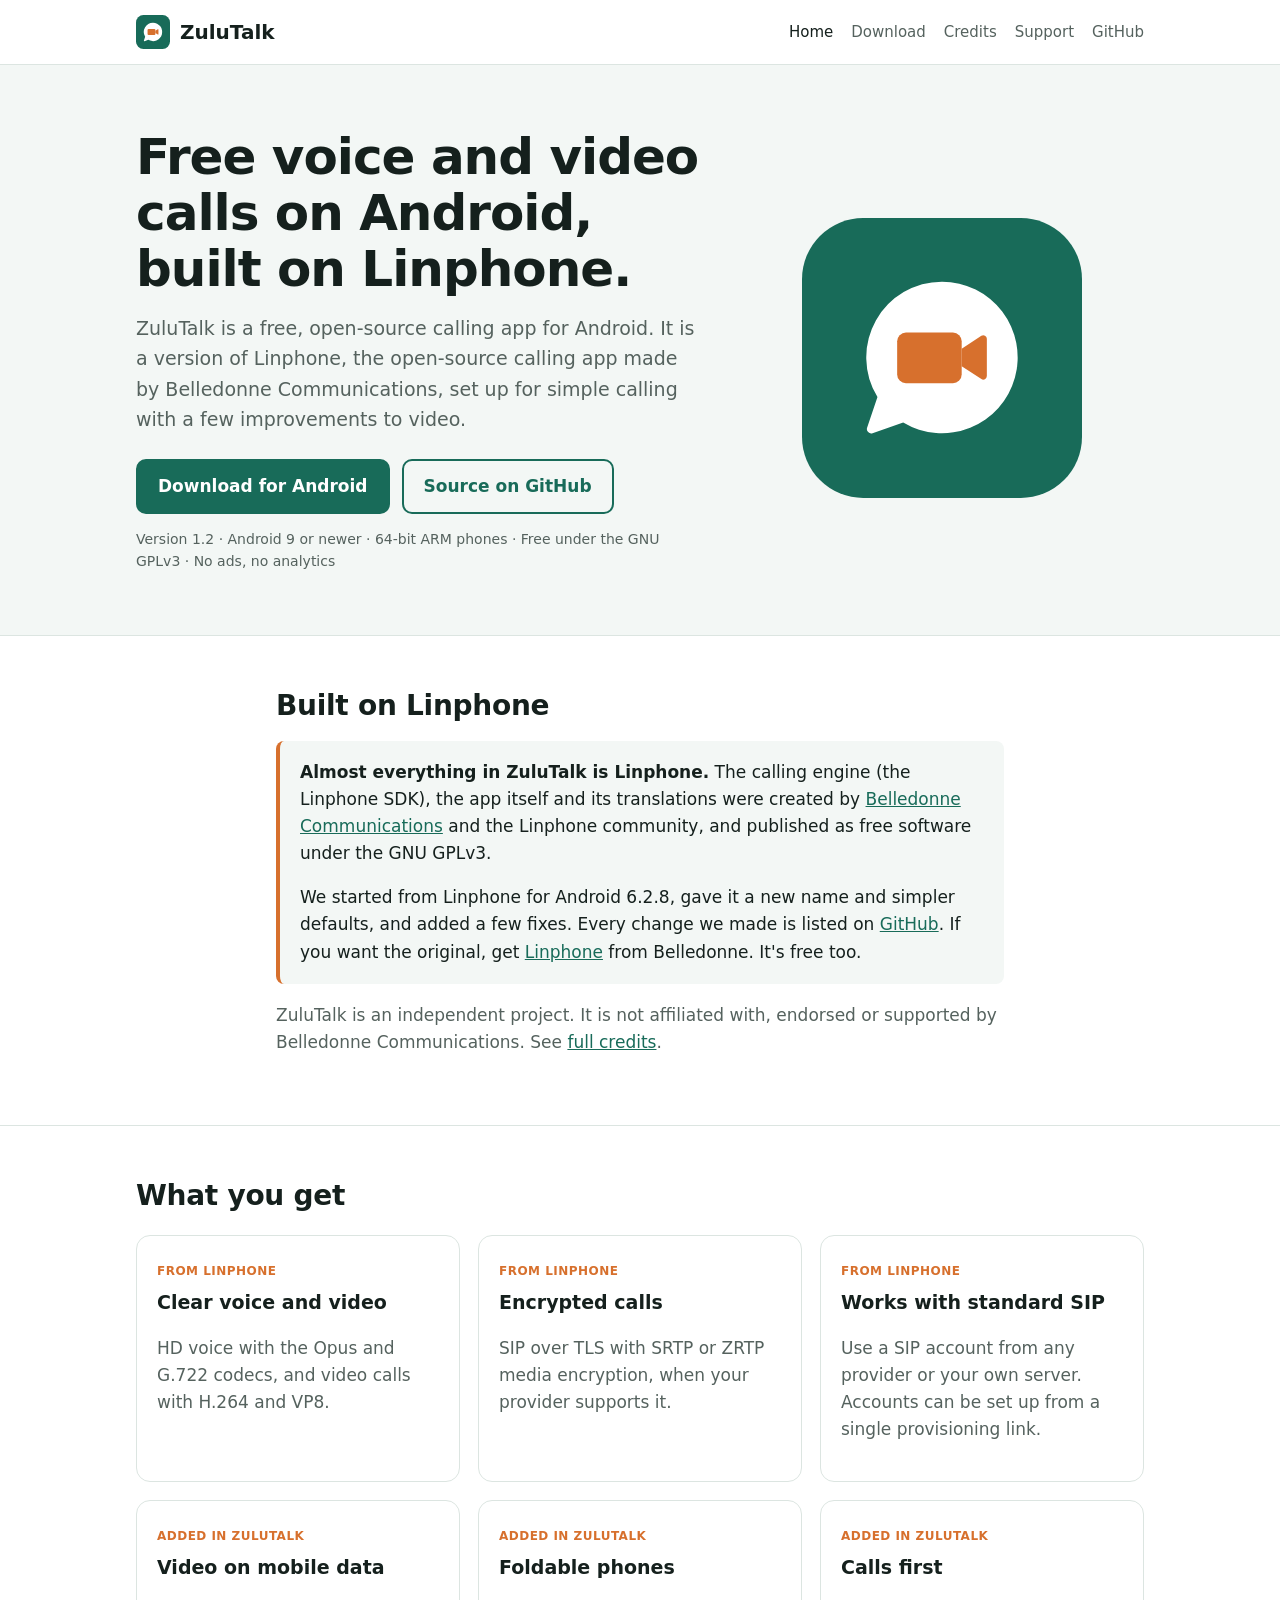
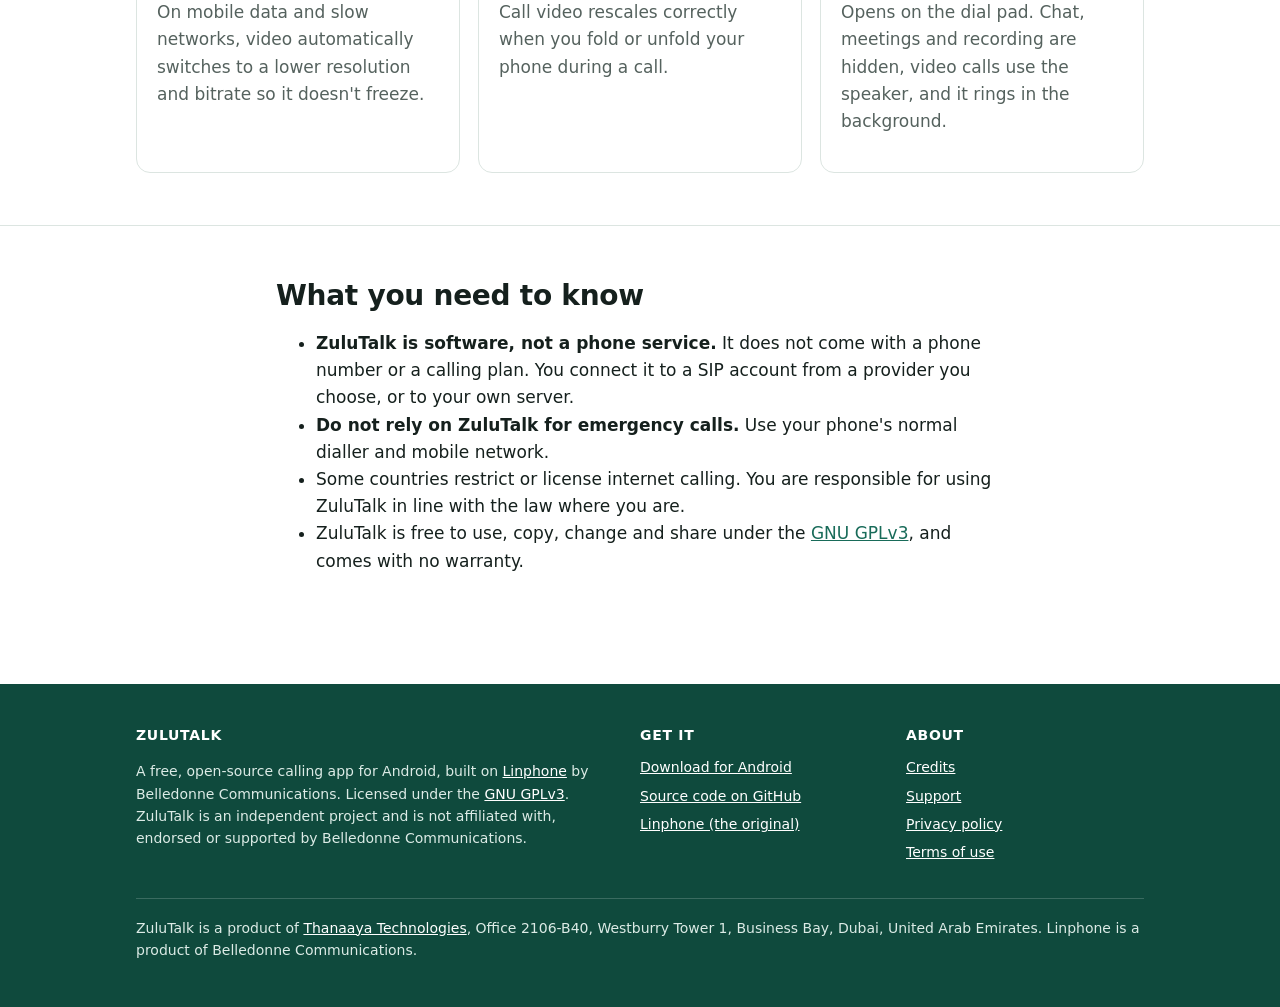
<file: index.html>
<!doctype html>
<html lang="en">
<head>
<meta charset="utf-8">
<meta name="viewport" content="width=device-width, initial-scale=1">
<title>ZuluTalk: free, open-source calling app for Android, built on Linphone</title>
<meta name="description" content="ZuluTalk is a free, open-source calling app for Android, built on Linphone by Belledonne Communications.">
<link rel="canonical" href="https://zulutalk.com/">
<link rel="icon" href="/assets/logo.svg" type="image/svg+xml">
<link rel="icon" href="/assets/favicon-32.png" sizes="32x32" type="image/png">
<link rel="apple-touch-icon" href="/assets/apple-touch-icon.png">
<meta name="theme-color" content="#186B59">
<meta property="og:type" content="website">
<meta property="og:site_name" content="ZuluTalk">
<meta property="og:title" content="ZuluTalk: free, open-source calling app for Android, built on Linphone">
<meta property="og:description" content="ZuluTalk is a free, open-source calling app for Android, built on Linphone by Belledonne Communications.">
<meta property="og:url" content="https://zulutalk.com/">
<meta property="og:image" content="https://zulutalk.com/assets/og.png">
<link rel="stylesheet" href="/assets/site.css">
</head>
<body>
<header class="top"><div class="wrap">
  <a class="brand" href="/"><img src="/assets/logo.svg" alt="" width="34" height="34">ZuluTalk</a>
  <nav class="main" aria-label="Main"><a href="/" aria-current="page">Home</a><a href="/download/">Download</a><a href="/credits/">Credits</a><a href="/support/">Support</a><a href="https://github.com/kaspaguy/Zulutalk">GitHub</a></nav>
</div></header>
<main>

<section class="hero"><div class="wrap">
  <div>
    <h1>Free voice and video calls on Android, built on Linphone.</h1>
    <p class="lead">ZuluTalk is a free, open-source calling app for Android. It is a version of Linphone,
    the open-source calling app made by Belledonne Communications, set up for simple calling with a few improvements to video.</p>
    <div class="btns">
      <a class="btn primary" href="/download/">Download for Android</a>
      <a class="btn ghost" href="https://github.com/kaspaguy/Zulutalk">Source on GitHub</a>
    </div>
    <p class="meta">Version 1.2 · Android 9 or newer · 64-bit ARM phones · Free under the GNU GPLv3 · No ads, no analytics</p>
  </div>
  <img class="logo-big" src="/assets/logo.svg" alt="ZuluTalk logo" width="280" height="280">
</div></section>

<section class="block"><div class="wrap narrow">
  <h2>Built on Linphone</h2>
  <div class="credit">
    <p style="margin-top:0"><strong>Almost everything in ZuluTalk is Linphone.</strong> The calling engine (the Linphone SDK),
    the app itself and its translations were created by <a href="https://www.linphone.org">Belledonne Communications</a> and the Linphone
    community, and published as free software under the GNU GPLv3.</p>
    <p style="margin-bottom:0">We started from Linphone for Android 6.2.8, gave it a new name and simpler defaults, and added a few fixes.
    Every change we made is listed on <a href="https://github.com/kaspaguy/Zulutalk/blob/main/ZULUTALK.md">GitHub</a>. If you want the original,
    get <a href="https://www.linphone.org">Linphone</a> from Belledonne. It's free too.</p>
  </div>
  <p class="muted">ZuluTalk is an independent project. It is not affiliated with, endorsed or supported by Belledonne Communications.
  See <a href="/credits/">full credits</a>.</p>
</div></section>

<section class="block"><div class="wrap">
  <h2>What you get</h2>
  <div class="grid">
    <div class="card"><span class="tag">From Linphone</span><h3>Clear voice and video</h3>
      <p class="muted">HD voice with the Opus and G.722 codecs, and video calls with H.264 and VP8.</p></div>
    <div class="card"><span class="tag">From Linphone</span><h3>Encrypted calls</h3>
      <p class="muted">SIP over TLS with SRTP or ZRTP media encryption, when your provider supports it.</p></div>
    <div class="card"><span class="tag">From Linphone</span><h3>Works with standard SIP</h3>
      <p class="muted">Use a SIP account from any provider or your own server. Accounts can be set up from a single provisioning link.</p></div>
    <div class="card"><span class="tag">Added in ZuluTalk</span><h3>Video on mobile data</h3>
      <p class="muted">On mobile data and slow networks, video automatically switches to a lower resolution and bitrate so it doesn't freeze.</p></div>
    <div class="card"><span class="tag">Added in ZuluTalk</span><h3>Foldable phones</h3>
      <p class="muted">Call video rescales correctly when you fold or unfold your phone during a call.</p></div>
    <div class="card"><span class="tag">Added in ZuluTalk</span><h3>Calls first</h3>
      <p class="muted">Opens on the dial pad. Chat, meetings and recording are hidden, video calls use the speaker, and it rings in the background.</p></div>
  </div>
</div></section>

<section class="block"><div class="wrap narrow">
  <h2>What you need to know</h2>
  <ul>
    <li><strong>ZuluTalk is software, not a phone service.</strong> It does not come with a phone number or a calling plan.
    You connect it to a SIP account from a provider you choose, or to your own server.</li>
    <li><strong>Do not rely on ZuluTalk for emergency calls.</strong> Use your phone's normal dialler and mobile network.</li>
    <li>Some countries restrict or license internet calling. You are responsible for using ZuluTalk in line with the law where you are.</li>
    <li>ZuluTalk is free to use, copy, change and share under the <a href="https://www.gnu.org/licenses/gpl-3.0.html">GNU GPLv3</a>, and comes with no warranty.</li>
  </ul>
</div></section>

</main>
<footer class="site"><div class="wrap">
  <div class="cols">
    <div>
      <h4>ZuluTalk</h4>
      <p>A free, open-source calling app for Android, built on <a href="https://www.linphone.org">Linphone</a> by Belledonne Communications.
      Licensed under the <a href="https://www.gnu.org/licenses/gpl-3.0.html">GNU GPLv3</a>. ZuluTalk is an independent project and is not affiliated with,
      endorsed or supported by Belledonne Communications.</p>
    </div>
    <div>
      <h4>Get it</h4>
      <ul>
        <li><a href="/download/">Download for Android</a></li>
        <li><a href="https://github.com/kaspaguy/Zulutalk">Source code on GitHub</a></li>
        <li><a href="https://www.linphone.org">Linphone (the original)</a></li>
      </ul>
    </div>
    <div>
      <h4>About</h4>
      <ul>
        <li><a href="/credits/">Credits</a></li>
        <li><a href="/support/">Support</a></li>
        <li><a href="/privacy/">Privacy policy</a></li>
        <li><a href="/terms/">Terms of use</a></li>
      </ul>
    </div>
  </div>
  <p class="legal-line">ZuluTalk is a product of <a href="https://thanaaya.com">Thanaaya Technologies</a>, Office 2106-B40, Westburry Tower 1, Business Bay, Dubai, United Arab Emirates.
  Linphone is a product of Belledonne Communications.</p>
</div></footer>
</body>
</html>
</file>
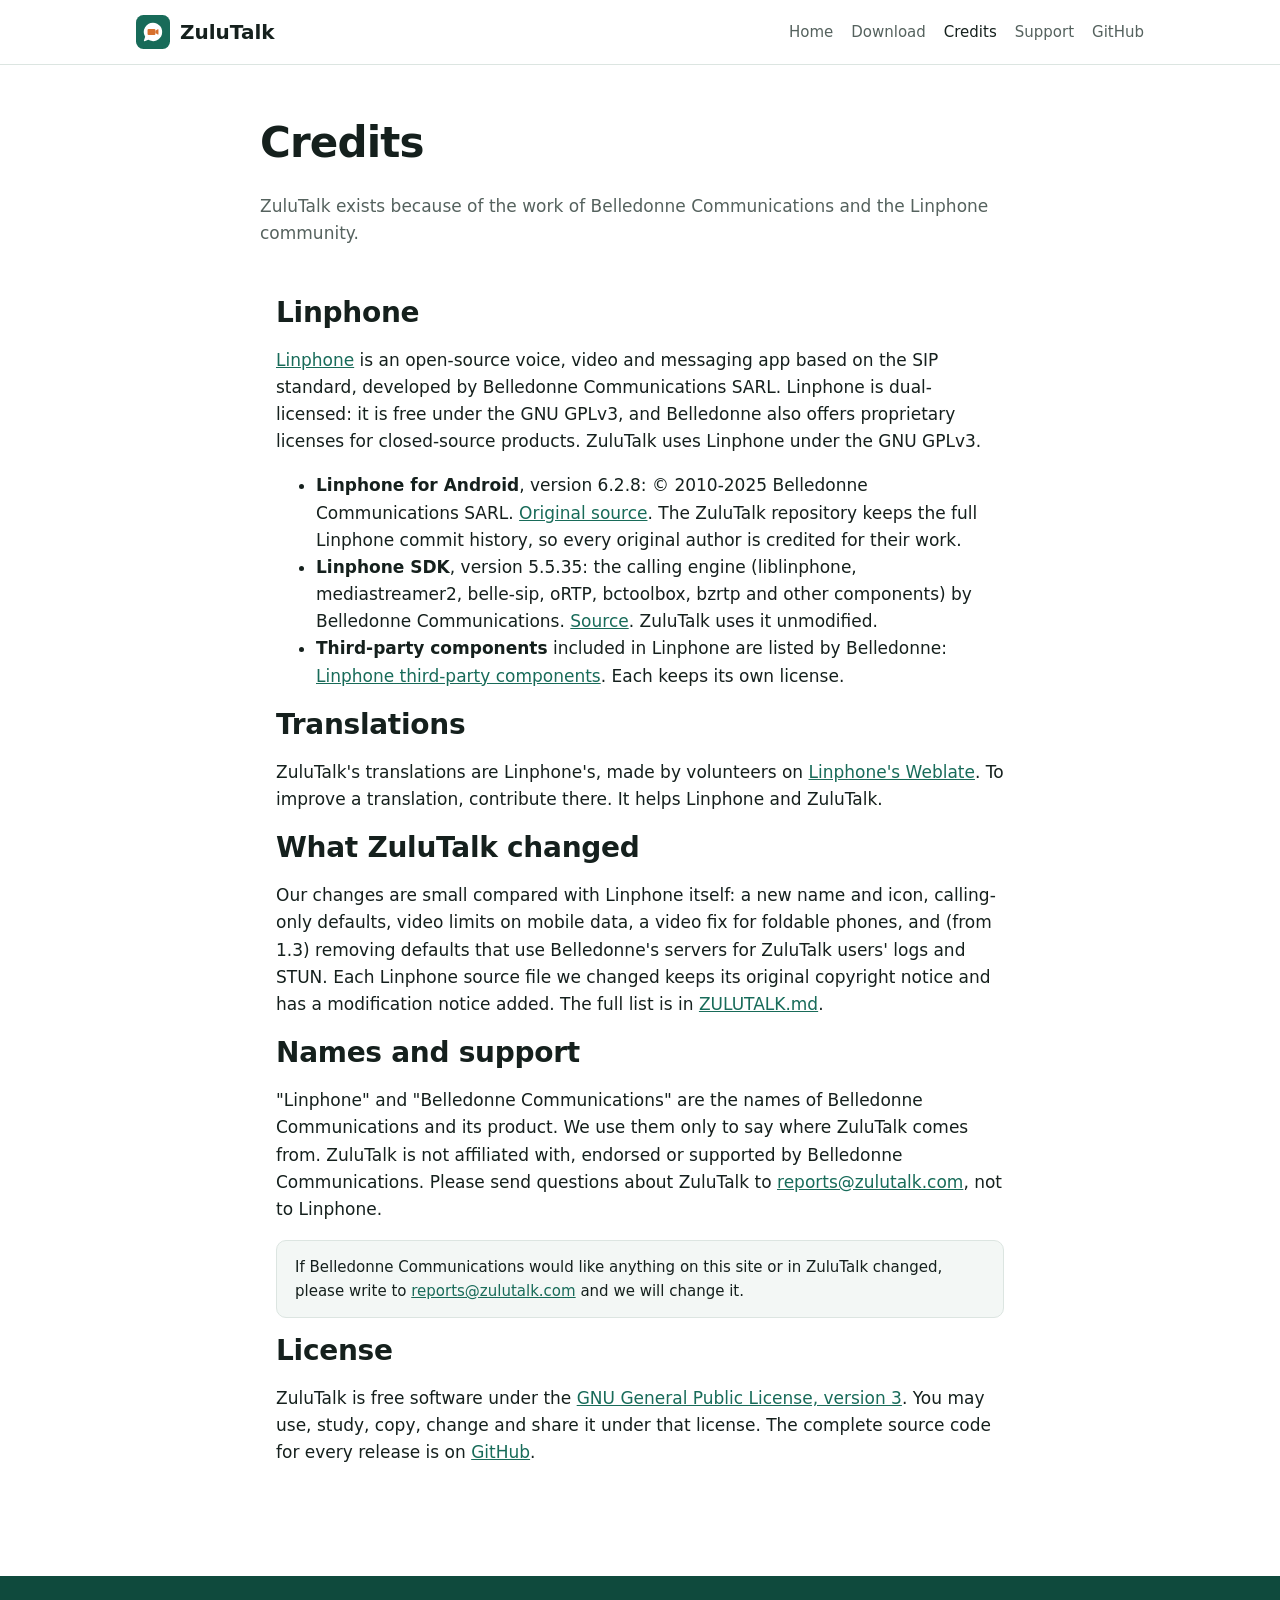
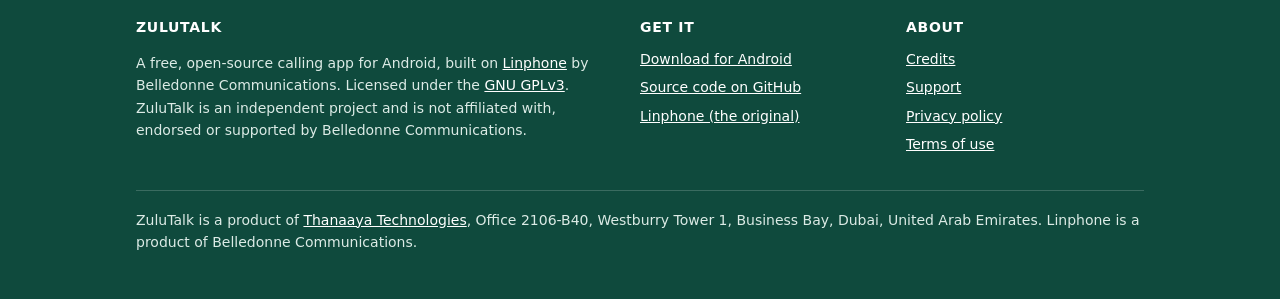
<file: credits/index.html>
<!doctype html>
<html lang="en">
<head>
<meta charset="utf-8">
<meta name="viewport" content="width=device-width, initial-scale=1">
<title>Credits · ZuluTalk</title>
<meta name="description" content="ZuluTalk is built on Linphone by Belledonne Communications. Full credits and license.">
<link rel="canonical" href="https://zulutalk.com/credits/">
<link rel="icon" href="/assets/logo.svg" type="image/svg+xml">
<link rel="icon" href="/assets/favicon-32.png" sizes="32x32" type="image/png">
<link rel="apple-touch-icon" href="/assets/apple-touch-icon.png">
<meta name="theme-color" content="#186B59">
<meta property="og:type" content="website">
<meta property="og:site_name" content="ZuluTalk">
<meta property="og:title" content="Credits · ZuluTalk">
<meta property="og:description" content="ZuluTalk is built on Linphone by Belledonne Communications. Full credits and license.">
<meta property="og:url" content="https://zulutalk.com/credits/">
<meta property="og:image" content="https://zulutalk.com/assets/og.png">
<link rel="stylesheet" href="/assets/site.css">
</head>
<body>
<header class="top"><div class="wrap">
  <a class="brand" href="/"><img src="/assets/logo.svg" alt="" width="34" height="34">ZuluTalk</a>
  <nav class="main" aria-label="Main"><a href="/">Home</a><a href="/download/">Download</a><a href="/credits/" aria-current="page">Credits</a><a href="/support/">Support</a><a href="https://github.com/kaspaguy/Zulutalk">GitHub</a></nav>
</div></header>
<main>

<div class="wrap narrow page-head">
  <h1>Credits</h1>
  <p class="muted">ZuluTalk exists because of the work of Belledonne Communications and the Linphone community.</p>
</div>
<section class="block" style="padding-top:12px"><div class="wrap narrow">
  <h2>Linphone</h2>
  <p><a href="https://www.linphone.org">Linphone</a> is an open-source voice, video and messaging app based on the SIP standard,
  developed by Belledonne Communications SARL. Linphone is dual-licensed: it is free under the
  GNU GPLv3, and Belledonne also offers proprietary licenses for closed-source products.
  ZuluTalk uses Linphone under the GNU GPLv3.</p>
  <ul>
    <li><strong>Linphone for Android</strong>, version 6.2.8: © 2010-2025 Belledonne Communications SARL.
      <a href="https://gitlab.linphone.org/BC/public/linphone-android">Original source</a>. The ZuluTalk repository keeps the full Linphone commit history, so every original
      author is credited for their work.</li>
    <li><strong>Linphone SDK</strong>, version 5.5.35: the calling engine (liblinphone, mediastreamer2, belle-sip, oRTP, bctoolbox,
      bzrtp and other components) by Belledonne Communications. <a href="https://gitlab.linphone.org/BC/public/linphone-sdk">Source</a>. ZuluTalk uses it unmodified.</li>
    <li><strong>Third-party components</strong> included in Linphone are listed by Belledonne:
      <a href="https://wiki.linphone.org/xwiki/wiki/public/view/Linphone/Third%20party%20components%20/#Hlinphone-android">Linphone third-party components</a>. Each keeps its own license.</li>
  </ul>

  <h2 id="translations">Translations</h2>
  <p>ZuluTalk's translations are Linphone's, made by volunteers on <a href="https://weblate.linphone.org/">Linphone's Weblate</a>.
  To improve a translation, contribute there. It helps Linphone and ZuluTalk.</p>

  <h2>What ZuluTalk changed</h2>
  <p>Our changes are small compared with Linphone itself: a new name and icon, calling-only defaults, video limits on mobile
  data, a video fix for foldable phones, and (from 1.3) removing defaults that use Belledonne's servers for ZuluTalk users' logs and STUN.
  Each Linphone source file we changed keeps its original copyright notice and has a modification notice added.
  The full list is in <a href="https://github.com/kaspaguy/Zulutalk/blob/main/ZULUTALK.md">ZULUTALK.md</a>.</p>

  <h2>Names and support</h2>
  <p>"Linphone" and "Belledonne Communications" are the names of Belledonne Communications and its product. We use them only
  to say where ZuluTalk comes from. ZuluTalk is not affiliated with, endorsed or supported by Belledonne Communications.
  Please send questions about ZuluTalk to <a href="mailto:reports@zulutalk.com">reports@zulutalk.com</a>, not to Linphone.</p>
  <p class="note">If Belledonne Communications would like anything on this site or in ZuluTalk changed, please write to
  <a href="mailto:reports@zulutalk.com">reports@zulutalk.com</a> and we will change it.</p>

  <h2>License</h2>
  <p>ZuluTalk is free software under the <a href="https://www.gnu.org/licenses/gpl-3.0.html">GNU General Public License, version 3</a>. You may use, study, copy,
  change and share it under that license. The complete source code for every release is on <a href="https://github.com/kaspaguy/Zulutalk">GitHub</a>.</p>
</div></section>

</main>
<footer class="site"><div class="wrap">
  <div class="cols">
    <div>
      <h4>ZuluTalk</h4>
      <p>A free, open-source calling app for Android, built on <a href="https://www.linphone.org">Linphone</a> by Belledonne Communications.
      Licensed under the <a href="https://www.gnu.org/licenses/gpl-3.0.html">GNU GPLv3</a>. ZuluTalk is an independent project and is not affiliated with,
      endorsed or supported by Belledonne Communications.</p>
    </div>
    <div>
      <h4>Get it</h4>
      <ul>
        <li><a href="/download/">Download for Android</a></li>
        <li><a href="https://github.com/kaspaguy/Zulutalk">Source code on GitHub</a></li>
        <li><a href="https://www.linphone.org">Linphone (the original)</a></li>
      </ul>
    </div>
    <div>
      <h4>About</h4>
      <ul>
        <li><a href="/credits/">Credits</a></li>
        <li><a href="/support/">Support</a></li>
        <li><a href="/privacy/">Privacy policy</a></li>
        <li><a href="/terms/">Terms of use</a></li>
      </ul>
    </div>
  </div>
  <p class="legal-line">ZuluTalk is a product of <a href="https://thanaaya.com">Thanaaya Technologies</a>, Office 2106-B40, Westburry Tower 1, Business Bay, Dubai, United Arab Emirates.
  Linphone is a product of Belledonne Communications.</p>
</div></footer>
</body>
</html>
</file>
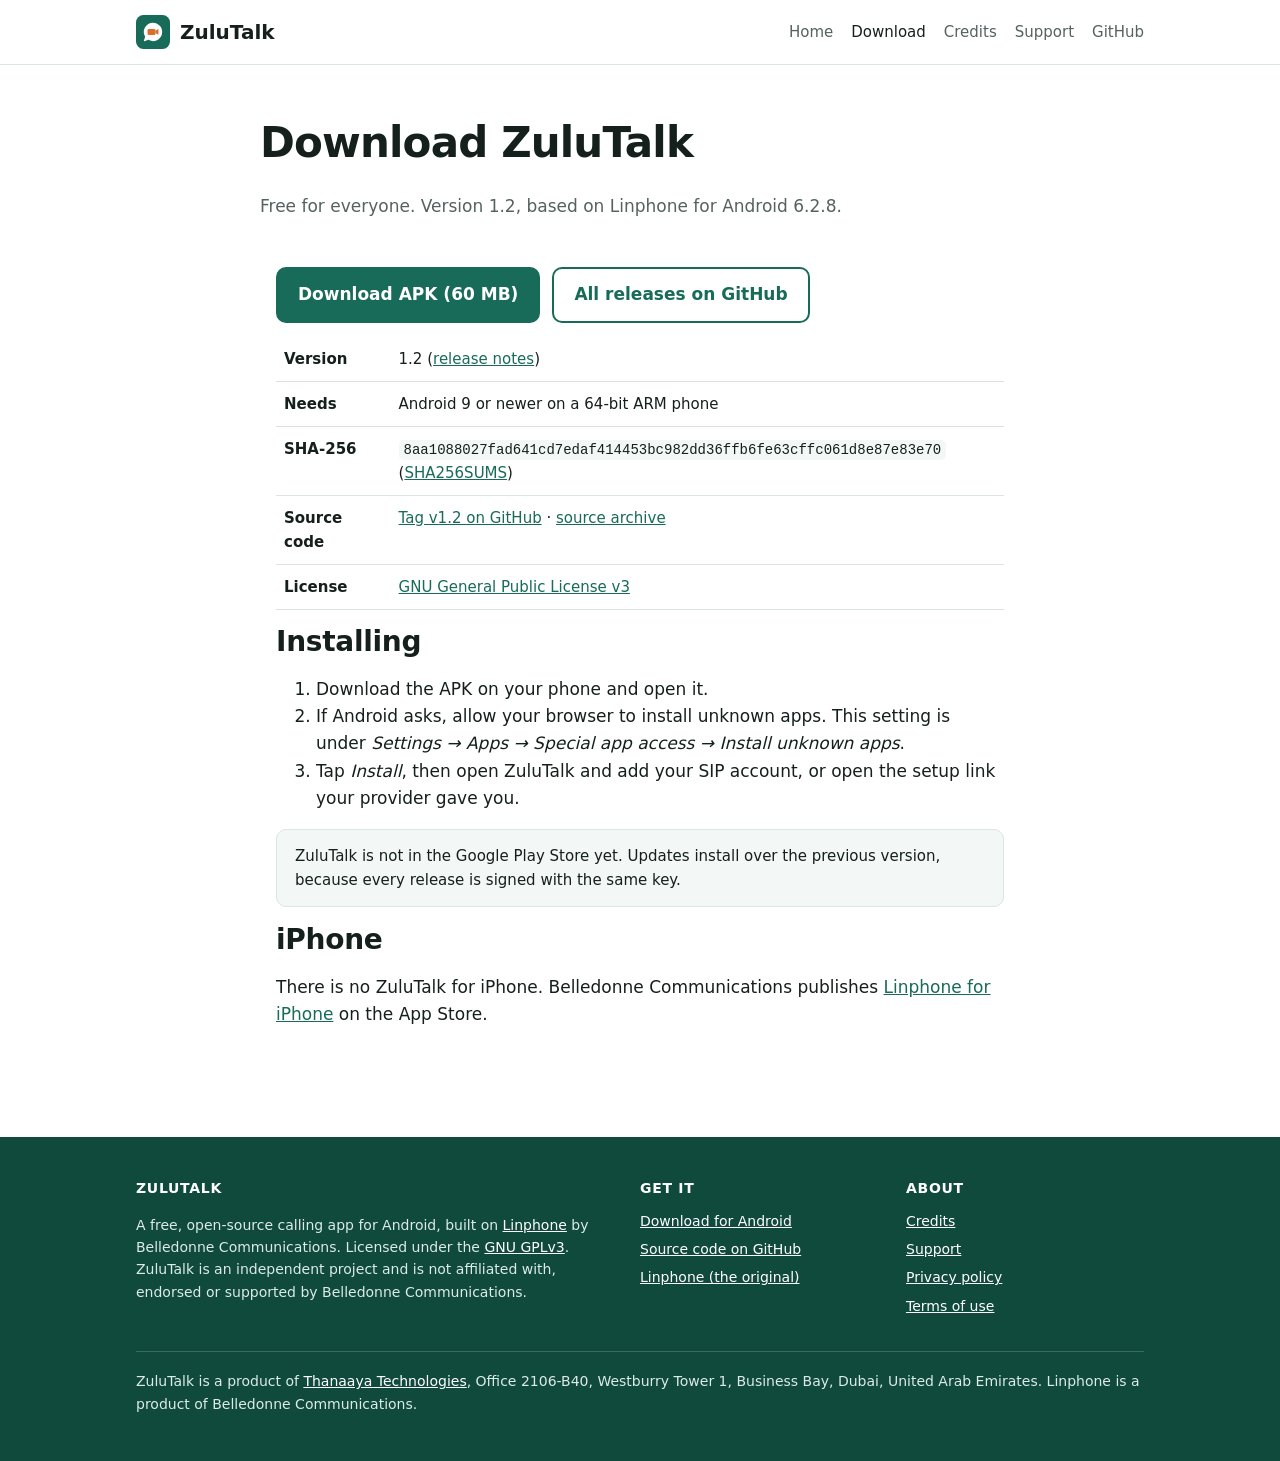
<file: download/index.html>
<!doctype html>
<html lang="en">
<head>
<meta charset="utf-8">
<meta name="viewport" content="width=device-width, initial-scale=1">
<title>Download · ZuluTalk</title>
<meta name="description" content="Download ZuluTalk 1.2 for Android free: signed APK, checksum and full source code.">
<link rel="canonical" href="https://zulutalk.com/download/">
<link rel="icon" href="/assets/logo.svg" type="image/svg+xml">
<link rel="icon" href="/assets/favicon-32.png" sizes="32x32" type="image/png">
<link rel="apple-touch-icon" href="/assets/apple-touch-icon.png">
<meta name="theme-color" content="#186B59">
<meta property="og:type" content="website">
<meta property="og:site_name" content="ZuluTalk">
<meta property="og:title" content="Download · ZuluTalk">
<meta property="og:description" content="Download ZuluTalk 1.2 for Android free: signed APK, checksum and full source code.">
<meta property="og:url" content="https://zulutalk.com/download/">
<meta property="og:image" content="https://zulutalk.com/assets/og.png">
<link rel="stylesheet" href="/assets/site.css">
</head>
<body>
<header class="top"><div class="wrap">
  <a class="brand" href="/"><img src="/assets/logo.svg" alt="" width="34" height="34">ZuluTalk</a>
  <nav class="main" aria-label="Main"><a href="/">Home</a><a href="/download/" aria-current="page">Download</a><a href="/credits/">Credits</a><a href="/support/">Support</a><a href="https://github.com/kaspaguy/Zulutalk">GitHub</a></nav>
</div></header>
<main>

<div class="wrap narrow page-head">
  <h1>Download ZuluTalk</h1>
  <p class="muted">Free for everyone. Version 1.2, based on Linphone for Android 6.2.8.</p>
</div>
<section class="block" style="padding-top:12px"><div class="wrap narrow">
  <div class="btns">
    <a class="btn primary" href="https://github.com/kaspaguy/Zulutalk/releases/download/v1.2/zulutalk-1.2.apk">Download APK (60 MB)</a>
    <a class="btn ghost" href="https://github.com/kaspaguy/Zulutalk/releases">All releases on GitHub</a>
  </div>
  <table>
    <tr><th>Version</th><td>1.2 (<a href="https://github.com/kaspaguy/Zulutalk/releases/tag/v1.2">release notes</a>)</td></tr>
    <tr><th>Needs</th><td>Android 9 or newer on a 64-bit ARM phone</td></tr>
    <tr><th>SHA-256</th><td><code>8aa1088027fad641cd7edaf414453bc982dd36ffb6fe63cffc061d8e87e83e70</code> (<a href="https://github.com/kaspaguy/Zulutalk/releases/download/v1.2/SHA256SUMS">SHA256SUMS</a>)</td></tr>
    <tr><th>Source code</th><td><a href="https://github.com/kaspaguy/Zulutalk/tree/v1.2">Tag v1.2 on GitHub</a> · <a href="https://github.com/kaspaguy/Zulutalk/releases/download/v1.2/zulutalk-android-1.2-source.tar.gz">source archive</a></td></tr>
    <tr><th>License</th><td><a href="https://www.gnu.org/licenses/gpl-3.0.html">GNU General Public License v3</a></td></tr>
  </table>

  <h2>Installing</h2>
  <ol>
    <li>Download the APK on your phone and open it.</li>
    <li>If Android asks, allow your browser to install unknown apps. This setting is under <em>Settings → Apps → Special app access → Install unknown apps</em>.</li>
    <li>Tap <em>Install</em>, then open ZuluTalk and add your SIP account, or open the setup link your provider gave you.</li>
  </ol>
  <p class="note">ZuluTalk is not in the Google Play Store yet. Updates install over the previous version,
  because every release is signed with the same key.</p>

  <h2>iPhone</h2>
  <p>There is no ZuluTalk for iPhone. Belledonne Communications publishes
  <a href="https://apps.apple.com/app/linphone/id360065638">Linphone for iPhone</a> on the App Store.</p>
</div></section>

</main>
<footer class="site"><div class="wrap">
  <div class="cols">
    <div>
      <h4>ZuluTalk</h4>
      <p>A free, open-source calling app for Android, built on <a href="https://www.linphone.org">Linphone</a> by Belledonne Communications.
      Licensed under the <a href="https://www.gnu.org/licenses/gpl-3.0.html">GNU GPLv3</a>. ZuluTalk is an independent project and is not affiliated with,
      endorsed or supported by Belledonne Communications.</p>
    </div>
    <div>
      <h4>Get it</h4>
      <ul>
        <li><a href="/download/">Download for Android</a></li>
        <li><a href="https://github.com/kaspaguy/Zulutalk">Source code on GitHub</a></li>
        <li><a href="https://www.linphone.org">Linphone (the original)</a></li>
      </ul>
    </div>
    <div>
      <h4>About</h4>
      <ul>
        <li><a href="/credits/">Credits</a></li>
        <li><a href="/support/">Support</a></li>
        <li><a href="/privacy/">Privacy policy</a></li>
        <li><a href="/terms/">Terms of use</a></li>
      </ul>
    </div>
  </div>
  <p class="legal-line">ZuluTalk is a product of <a href="https://thanaaya.com">Thanaaya Technologies</a>, Office 2106-B40, Westburry Tower 1, Business Bay, Dubai, United Arab Emirates.
  Linphone is a product of Belledonne Communications.</p>
</div></footer>
</body>
</html>
</file>
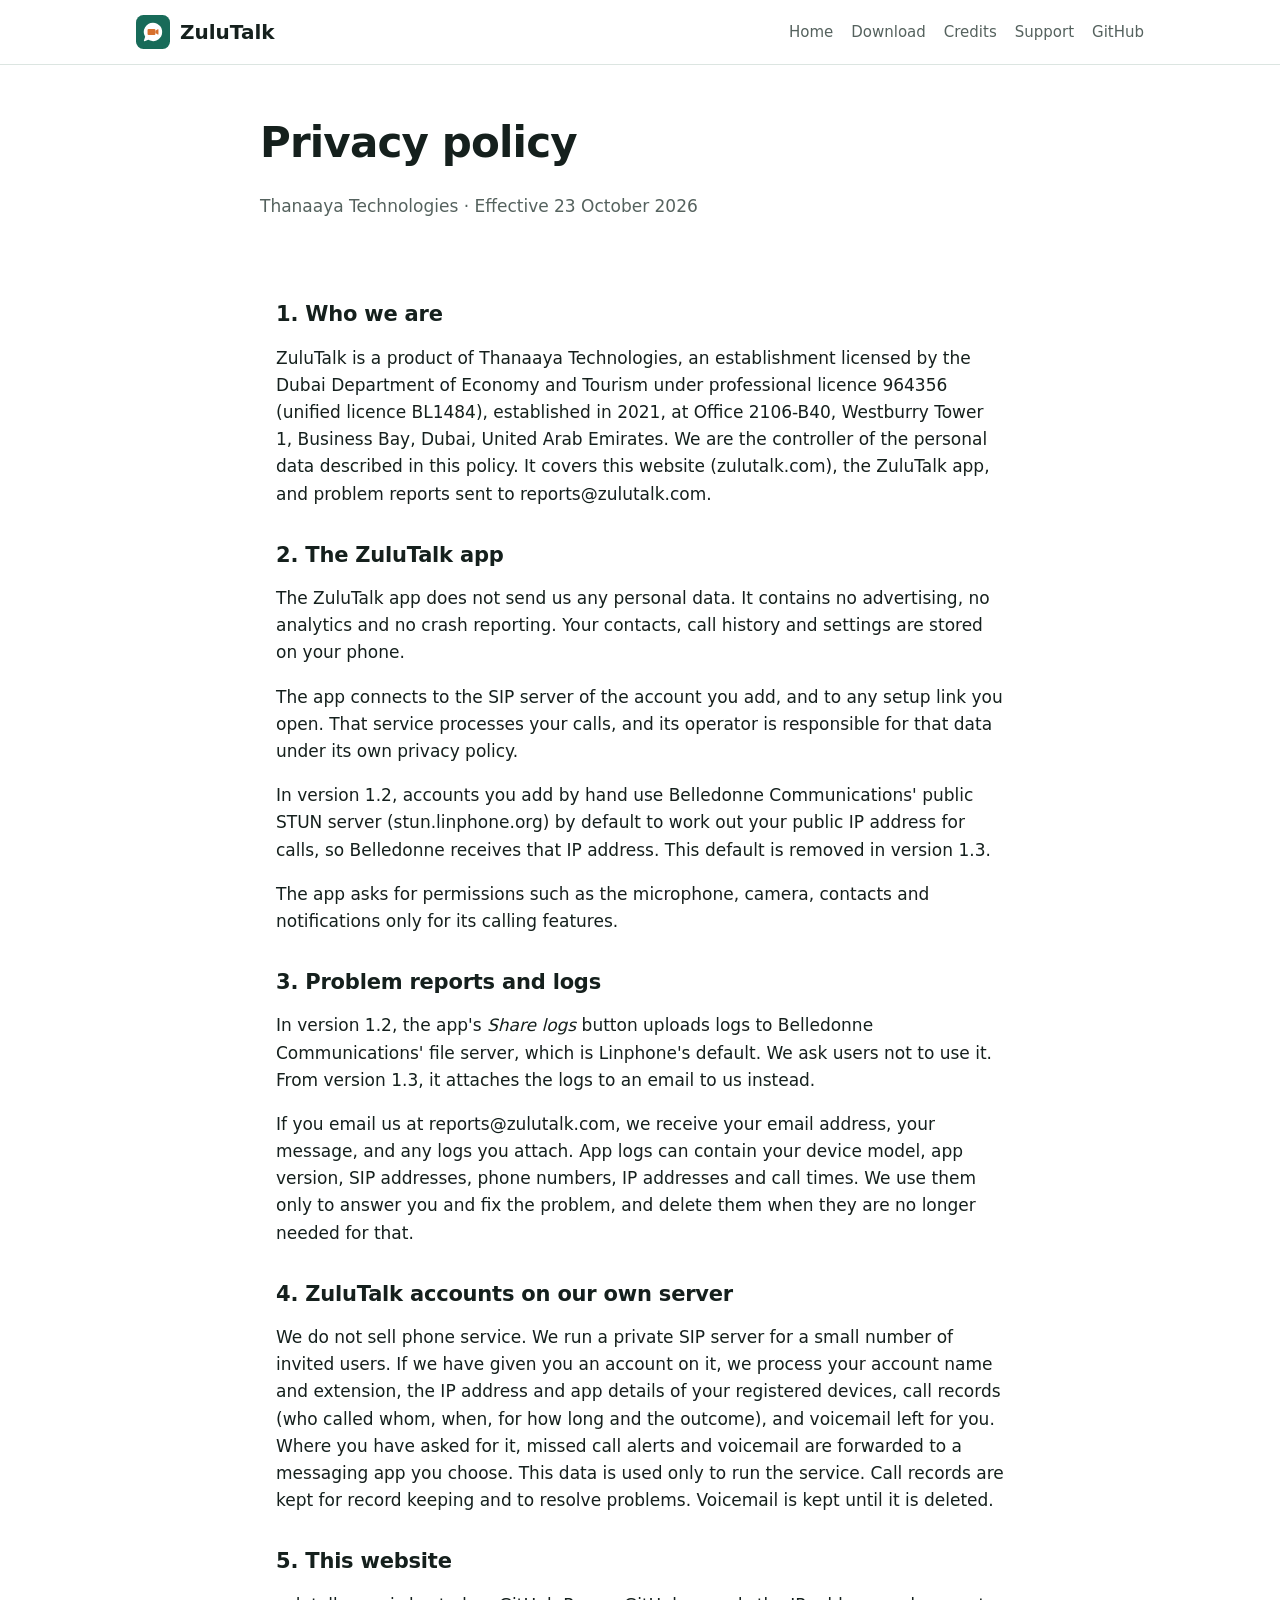
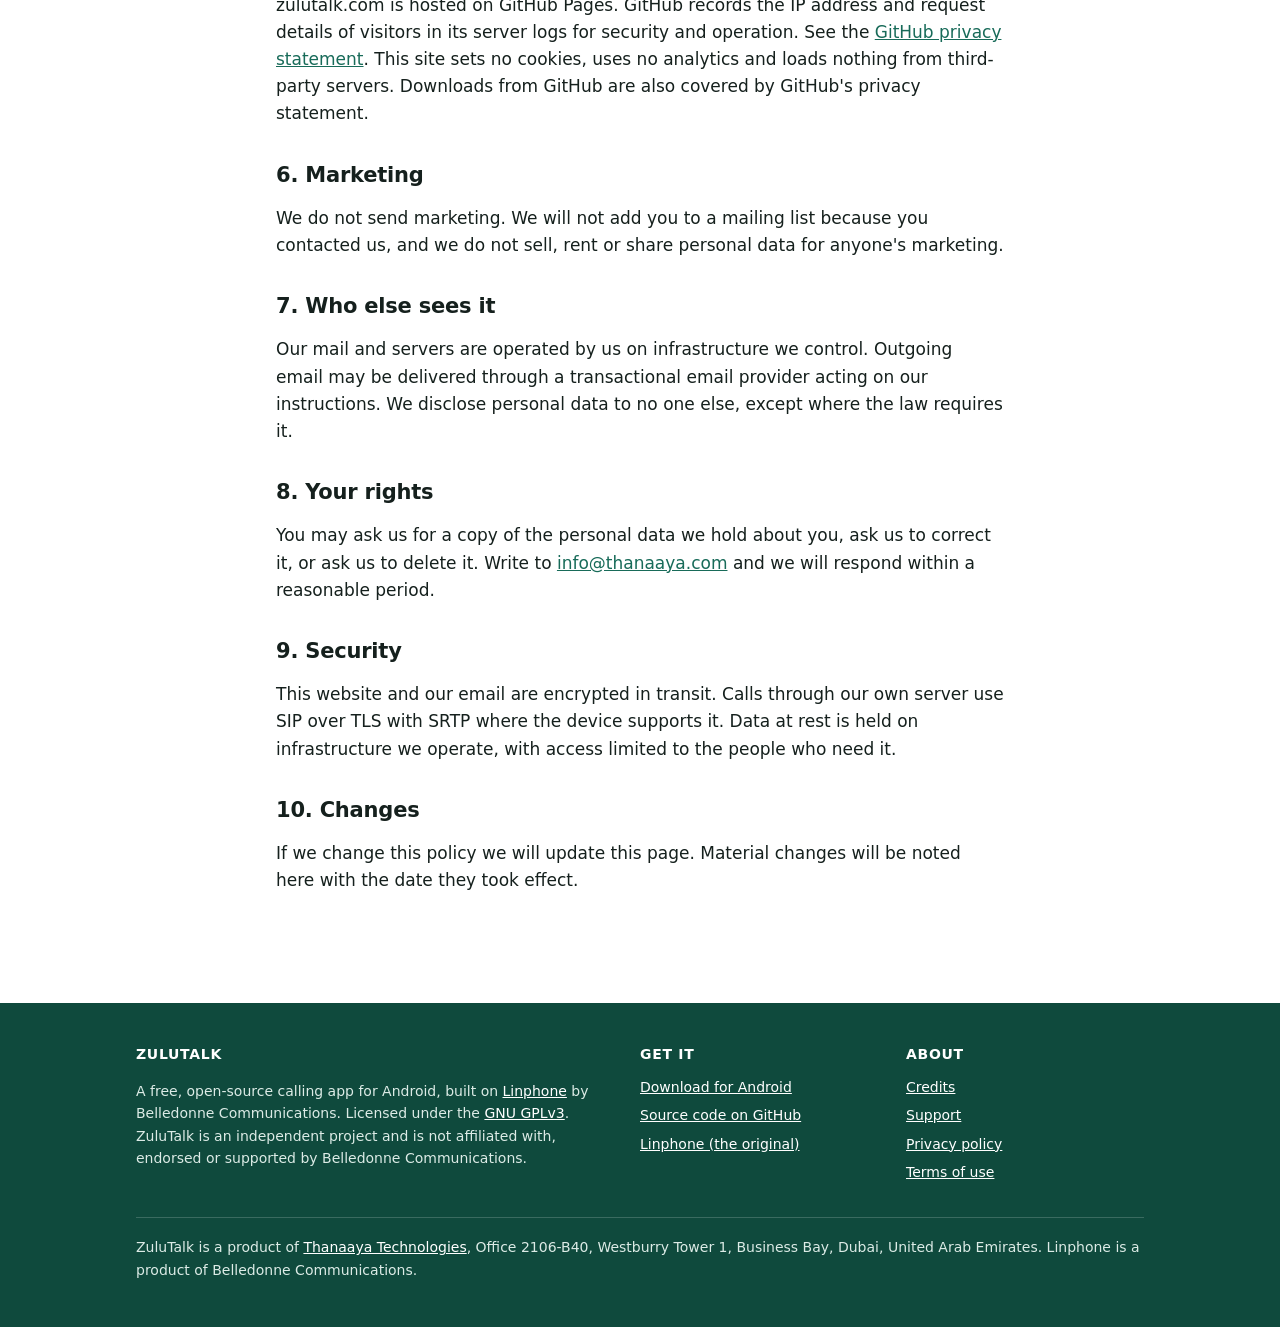
<file: privacy/index.html>
<!doctype html>
<html lang="en">
<head>
<meta charset="utf-8">
<meta name="viewport" content="width=device-width, initial-scale=1">
<title>Privacy policy · ZuluTalk</title>
<meta name="description" content="How Thanaaya Technologies handles personal data for zulutalk.com and the ZuluTalk app.">
<link rel="canonical" href="https://zulutalk.com/privacy/">
<link rel="icon" href="/assets/logo.svg" type="image/svg+xml">
<link rel="icon" href="/assets/favicon-32.png" sizes="32x32" type="image/png">
<link rel="apple-touch-icon" href="/assets/apple-touch-icon.png">
<meta name="theme-color" content="#186B59">
<meta property="og:type" content="website">
<meta property="og:site_name" content="ZuluTalk">
<meta property="og:title" content="Privacy policy · ZuluTalk">
<meta property="og:description" content="How Thanaaya Technologies handles personal data for zulutalk.com and the ZuluTalk app.">
<meta property="og:url" content="https://zulutalk.com/privacy/">
<meta property="og:image" content="https://zulutalk.com/assets/og.png">
<link rel="stylesheet" href="/assets/site.css">
</head>
<body>
<header class="top"><div class="wrap">
  <a class="brand" href="/"><img src="/assets/logo.svg" alt="" width="34" height="34">ZuluTalk</a>
  <nav class="main" aria-label="Main"><a href="/">Home</a><a href="/download/">Download</a><a href="/credits/">Credits</a><a href="/support/">Support</a><a href="https://github.com/kaspaguy/Zulutalk">GitHub</a></nav>
</div></header>
<main>

<div class="wrap narrow page-head">
  <h1>Privacy policy</h1>
  <p class="muted">Thanaaya Technologies · Effective 23 October 2026</p>
</div>
<section class="block legal" style="padding-top:12px"><div class="wrap narrow">
  <h2>1. Who we are</h2>
  <p>ZuluTalk is a product of Thanaaya Technologies, an establishment licensed by the Dubai Department of Economy and Tourism under professional licence
  964356 (unified licence BL1484), established in 2021, at Office 2106-B40, Westburry Tower 1, Business Bay, Dubai, United Arab Emirates. We are the controller of the
  personal data described in this policy. It covers this website (zulutalk.com), the ZuluTalk app, and problem reports
  sent to reports@zulutalk.com.</p>

  <h2>2. The ZuluTalk app</h2>
  <p>The ZuluTalk app does not send us any personal data. It contains no advertising, no analytics and no crash reporting.
  Your contacts, call history and settings are stored on your phone.</p>
  <p>The app connects to the SIP server of the account you add, and to any setup link you open. That service processes your calls,
  and its operator is responsible for that data under its own privacy policy.</p>
  <p>In version 1.2, accounts you add by hand use Belledonne Communications' public STUN server (stun.linphone.org) by default
  to work out your public IP address for calls, so Belledonne receives that IP address. This default is removed in version 1.3.
</p>
  <p>The app asks for permissions such as the microphone, camera, contacts and notifications only for its calling features.</p>

  <h2>3. Problem reports and logs</h2>
  <p>In version 1.2, the app's <em>Share logs</em> button uploads logs to Belledonne Communications' file server, which is
  Linphone's default. We ask users not to use it. From version 1.3, it attaches the logs to an email to us instead.</p>
  <p>If you email us at reports@zulutalk.com, we receive your email address, your message, and any logs you attach. App logs can contain
  your device model, app version, SIP addresses, phone numbers, IP addresses and call times. We use them only to answer you
  and fix the problem, and delete them when they are no longer needed for that.</p>

  <h2>4. ZuluTalk accounts on our own server</h2>
  <p>We do not sell phone service. We run a private SIP server for a small number of invited users. If we have given you an
  account on it, we process your account name and extension, the IP address and app details of your registered devices, call
  records (who called whom, when, for how long and the outcome), and voicemail left for you. Where you have asked for it, missed
  call alerts and voicemail are forwarded to a messaging app you choose. This data is used only to run the service. Call records
  are kept for record keeping and to resolve problems. Voicemail is kept until it is deleted.</p>

  <h2>5. This website</h2>
  <p>zulutalk.com is hosted on GitHub Pages. GitHub records the IP address and request details of visitors in its server logs
  for security and operation. See the <a href="https://docs.github.com/en/site-policy/privacy-policies/github-general-privacy-statement">GitHub privacy statement</a>.
  This site sets no cookies, uses no analytics and loads nothing from third-party servers. Downloads from GitHub are
  also covered by GitHub's privacy statement.</p>

  <h2>6. Marketing</h2>
  <p>We do not send marketing. We will not add you to a mailing list because you contacted us, and we do not sell, rent or share
  personal data for anyone's marketing.</p>

  <h2>7. Who else sees it</h2>
  <p>Our mail and servers are operated by us on infrastructure we control. Outgoing email may be delivered through a transactional
  email provider acting on our instructions. We disclose personal data to no one else, except where the law requires it.</p>

  <h2>8. Your rights</h2>
  <p>You may ask us for a copy of the personal data we hold about you, ask us to correct it, or ask us to delete it. Write to
  <a href="mailto:info@thanaaya.com">info@thanaaya.com</a> and we will respond within a reasonable period.</p>

  <h2>9. Security</h2>
  <p>This website and our email are encrypted in transit. Calls through our own server use SIP over TLS with SRTP where the device
  supports it. Data at rest is held on infrastructure we operate, with access limited to the people who need it.</p>

  <h2>10. Changes</h2>
  <p>If we change this policy we will update this page. Material changes will be noted here with the date they took effect.</p>
</div></section>

</main>
<footer class="site"><div class="wrap">
  <div class="cols">
    <div>
      <h4>ZuluTalk</h4>
      <p>A free, open-source calling app for Android, built on <a href="https://www.linphone.org">Linphone</a> by Belledonne Communications.
      Licensed under the <a href="https://www.gnu.org/licenses/gpl-3.0.html">GNU GPLv3</a>. ZuluTalk is an independent project and is not affiliated with,
      endorsed or supported by Belledonne Communications.</p>
    </div>
    <div>
      <h4>Get it</h4>
      <ul>
        <li><a href="/download/">Download for Android</a></li>
        <li><a href="https://github.com/kaspaguy/Zulutalk">Source code on GitHub</a></li>
        <li><a href="https://www.linphone.org">Linphone (the original)</a></li>
      </ul>
    </div>
    <div>
      <h4>About</h4>
      <ul>
        <li><a href="/credits/">Credits</a></li>
        <li><a href="/support/">Support</a></li>
        <li><a href="/privacy/">Privacy policy</a></li>
        <li><a href="/terms/">Terms of use</a></li>
      </ul>
    </div>
  </div>
  <p class="legal-line">ZuluTalk is a product of <a href="https://thanaaya.com">Thanaaya Technologies</a>, Office 2106-B40, Westburry Tower 1, Business Bay, Dubai, United Arab Emirates.
  Linphone is a product of Belledonne Communications.</p>
</div></footer>
</body>
</html>
</file>
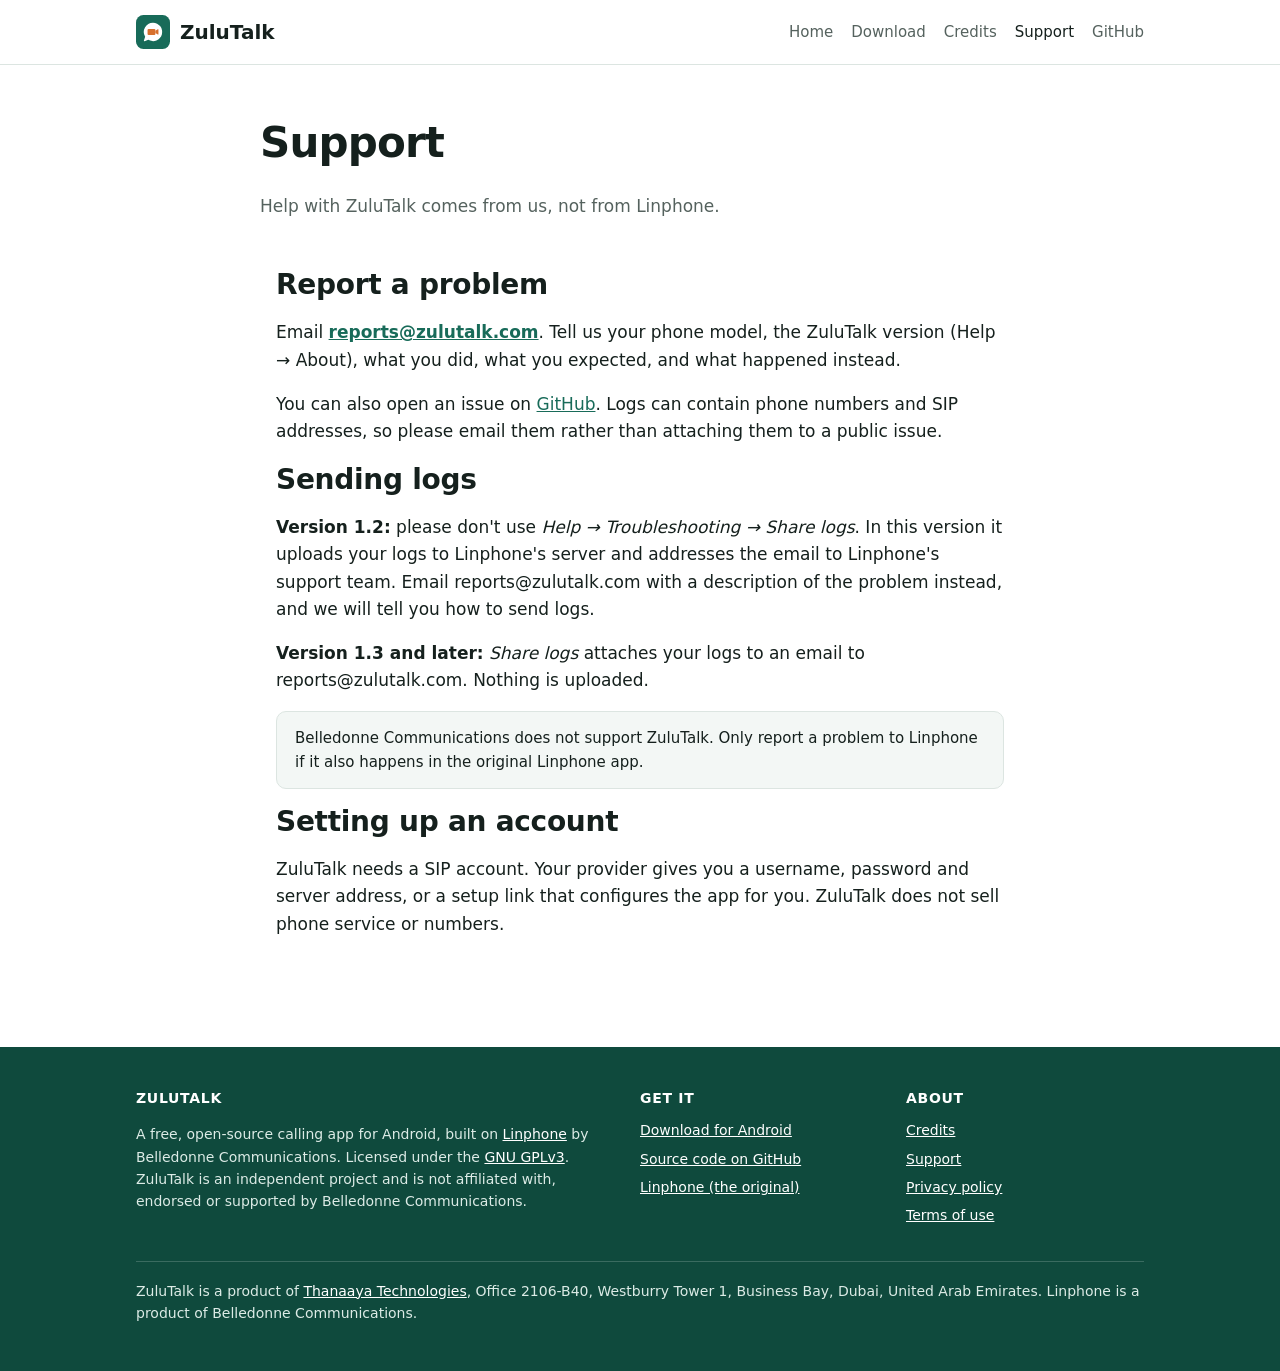
<file: support/index.html>
<!doctype html>
<html lang="en">
<head>
<meta charset="utf-8">
<meta name="viewport" content="width=device-width, initial-scale=1">
<title>Support · ZuluTalk</title>
<meta name="description" content="How to get help with ZuluTalk and send error logs to reports@zulutalk.com.">
<link rel="canonical" href="https://zulutalk.com/support/">
<link rel="icon" href="/assets/logo.svg" type="image/svg+xml">
<link rel="icon" href="/assets/favicon-32.png" sizes="32x32" type="image/png">
<link rel="apple-touch-icon" href="/assets/apple-touch-icon.png">
<meta name="theme-color" content="#186B59">
<meta property="og:type" content="website">
<meta property="og:site_name" content="ZuluTalk">
<meta property="og:title" content="Support · ZuluTalk">
<meta property="og:description" content="How to get help with ZuluTalk and send error logs to reports@zulutalk.com.">
<meta property="og:url" content="https://zulutalk.com/support/">
<meta property="og:image" content="https://zulutalk.com/assets/og.png">
<link rel="stylesheet" href="/assets/site.css">
</head>
<body>
<header class="top"><div class="wrap">
  <a class="brand" href="/"><img src="/assets/logo.svg" alt="" width="34" height="34">ZuluTalk</a>
  <nav class="main" aria-label="Main"><a href="/">Home</a><a href="/download/">Download</a><a href="/credits/">Credits</a><a href="/support/" aria-current="page">Support</a><a href="https://github.com/kaspaguy/Zulutalk">GitHub</a></nav>
</div></header>
<main>

<div class="wrap narrow page-head">
  <h1>Support</h1>
  <p class="muted">Help with ZuluTalk comes from us, not from Linphone.</p>
</div>
<section class="block" style="padding-top:12px"><div class="wrap narrow">
  <h2>Report a problem</h2>
  <p>Email <a href="mailto:reports@zulutalk.com"><strong>reports@zulutalk.com</strong></a>. Tell us your phone model, the ZuluTalk version
  (Help → About), what you did, what you expected, and what happened instead.</p>
  <p>You can also open an issue on <a href="https://github.com/kaspaguy/Zulutalk/issues">GitHub</a>. Logs can contain phone numbers and SIP addresses,
  so please email them rather than attaching them to a public issue.</p>

  <h2>Sending logs</h2>
  <p><strong>Version 1.2:</strong> please don't use <em>Help → Troubleshooting → Share logs</em>. In this version it
  uploads your logs to Linphone's server and addresses the email to Linphone's support team. Email reports@zulutalk.com with a description
  of the problem instead, and we will tell you how to send logs.</p>
  <p><strong>Version 1.3 and later:</strong> <em>Share logs</em> attaches your logs to an email to reports@zulutalk.com. Nothing is uploaded.</p>
  <p class="note">Belledonne Communications does not support ZuluTalk. Only report a problem to Linphone if it also
  happens in the original Linphone app.</p>

  <h2>Setting up an account</h2>
  <p>ZuluTalk needs a SIP account. Your provider gives you a username, password and server address, or a setup link
  that configures the app for you. ZuluTalk does not sell phone service or numbers.</p>
</div></section>

</main>
<footer class="site"><div class="wrap">
  <div class="cols">
    <div>
      <h4>ZuluTalk</h4>
      <p>A free, open-source calling app for Android, built on <a href="https://www.linphone.org">Linphone</a> by Belledonne Communications.
      Licensed under the <a href="https://www.gnu.org/licenses/gpl-3.0.html">GNU GPLv3</a>. ZuluTalk is an independent project and is not affiliated with,
      endorsed or supported by Belledonne Communications.</p>
    </div>
    <div>
      <h4>Get it</h4>
      <ul>
        <li><a href="/download/">Download for Android</a></li>
        <li><a href="https://github.com/kaspaguy/Zulutalk">Source code on GitHub</a></li>
        <li><a href="https://www.linphone.org">Linphone (the original)</a></li>
      </ul>
    </div>
    <div>
      <h4>About</h4>
      <ul>
        <li><a href="/credits/">Credits</a></li>
        <li><a href="/support/">Support</a></li>
        <li><a href="/privacy/">Privacy policy</a></li>
        <li><a href="/terms/">Terms of use</a></li>
      </ul>
    </div>
  </div>
  <p class="legal-line">ZuluTalk is a product of <a href="https://thanaaya.com">Thanaaya Technologies</a>, Office 2106-B40, Westburry Tower 1, Business Bay, Dubai, United Arab Emirates.
  Linphone is a product of Belledonne Communications.</p>
</div></footer>
</body>
</html>
</file>
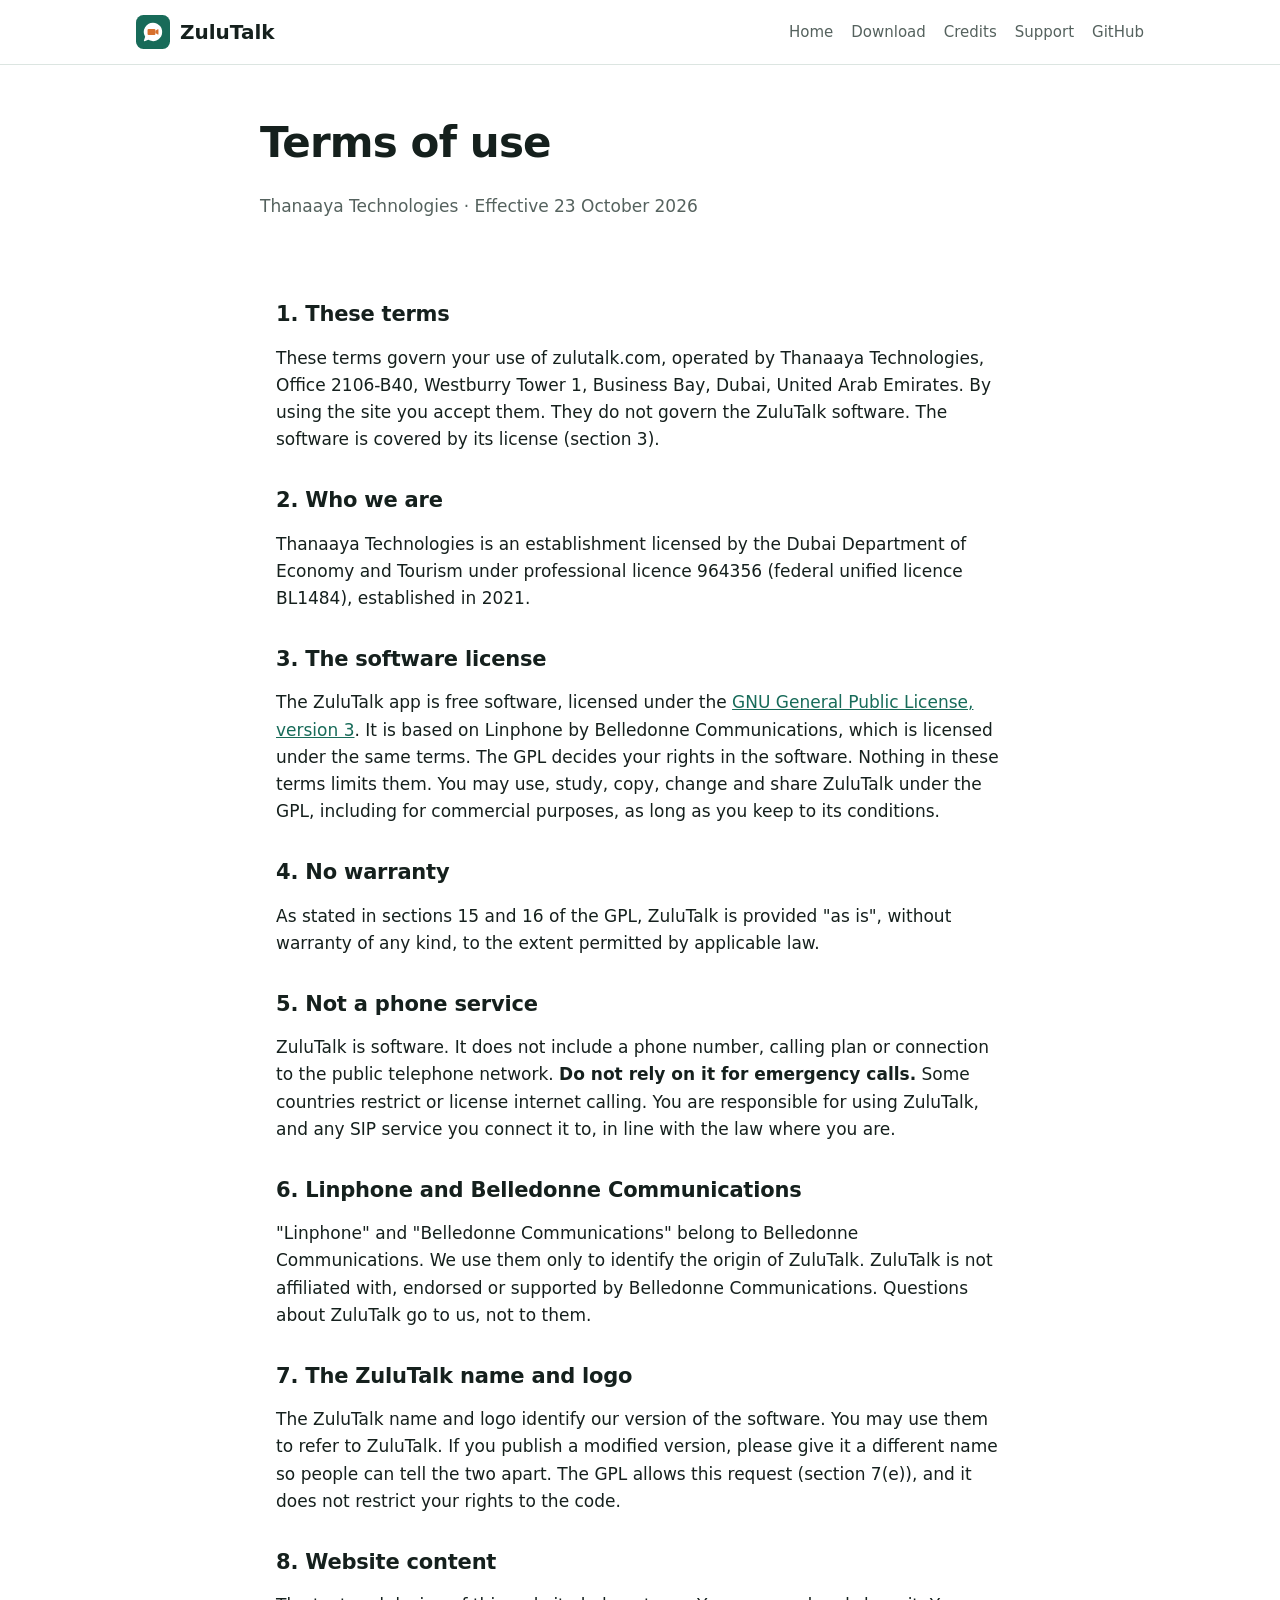
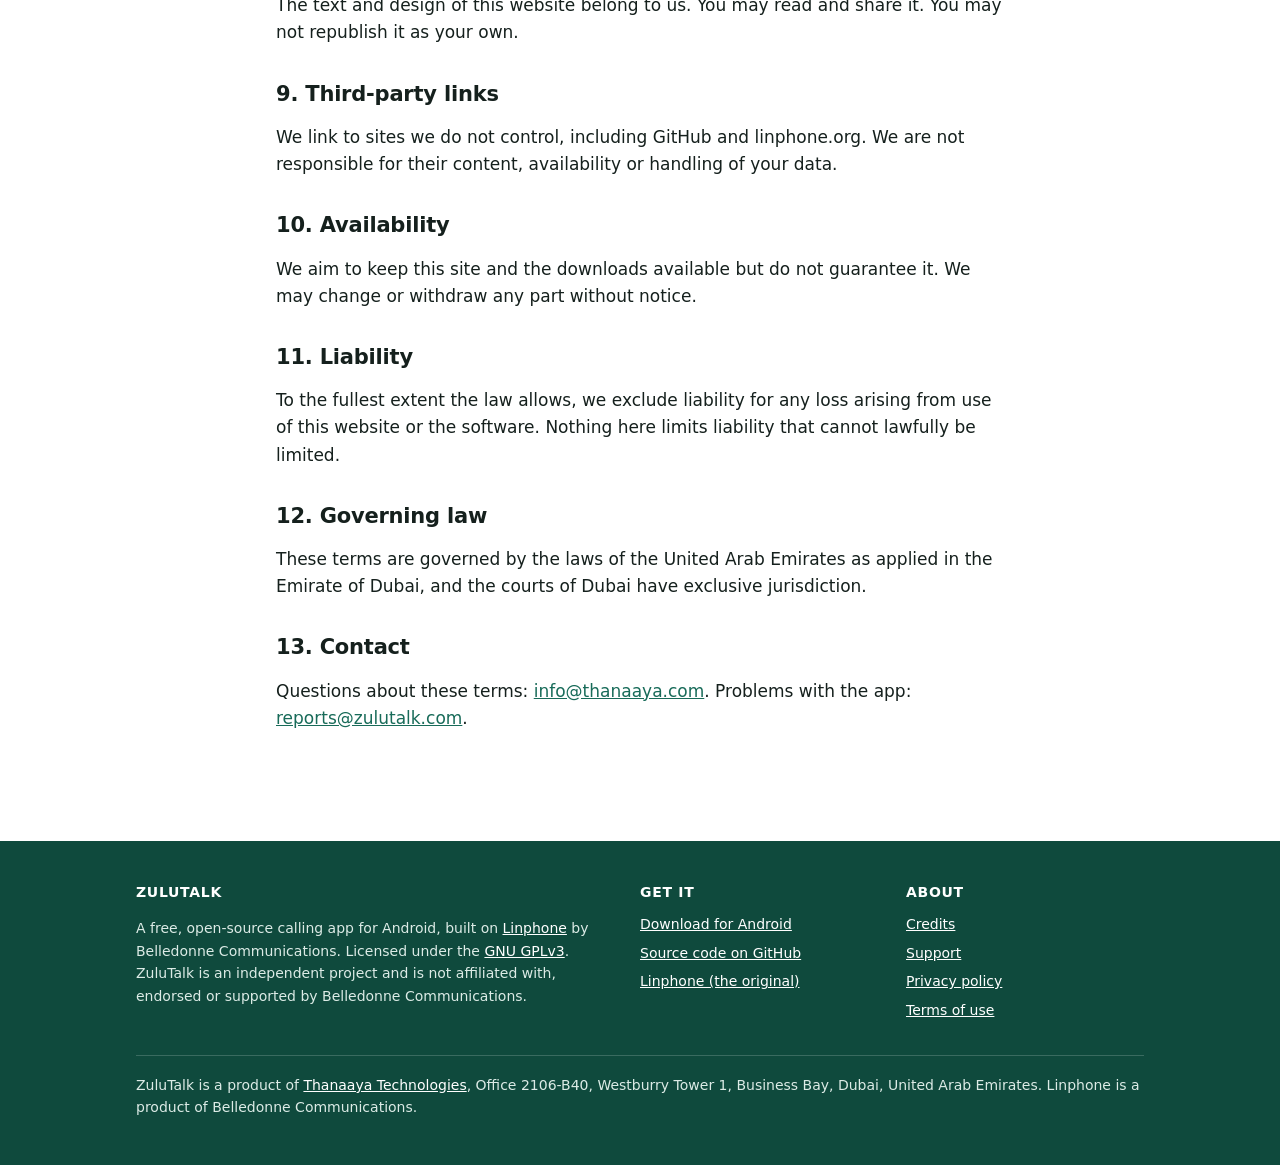
<file: terms/index.html>
<!doctype html>
<html lang="en">
<head>
<meta charset="utf-8">
<meta name="viewport" content="width=device-width, initial-scale=1">
<title>Terms of use · ZuluTalk</title>
<meta name="description" content="Terms for zulutalk.com. The ZuluTalk app itself is licensed under the GNU GPLv3.">
<link rel="canonical" href="https://zulutalk.com/terms/">
<link rel="icon" href="/assets/logo.svg" type="image/svg+xml">
<link rel="icon" href="/assets/favicon-32.png" sizes="32x32" type="image/png">
<link rel="apple-touch-icon" href="/assets/apple-touch-icon.png">
<meta name="theme-color" content="#186B59">
<meta property="og:type" content="website">
<meta property="og:site_name" content="ZuluTalk">
<meta property="og:title" content="Terms of use · ZuluTalk">
<meta property="og:description" content="Terms for zulutalk.com. The ZuluTalk app itself is licensed under the GNU GPLv3.">
<meta property="og:url" content="https://zulutalk.com/terms/">
<meta property="og:image" content="https://zulutalk.com/assets/og.png">
<link rel="stylesheet" href="/assets/site.css">
</head>
<body>
<header class="top"><div class="wrap">
  <a class="brand" href="/"><img src="/assets/logo.svg" alt="" width="34" height="34">ZuluTalk</a>
  <nav class="main" aria-label="Main"><a href="/">Home</a><a href="/download/">Download</a><a href="/credits/">Credits</a><a href="/support/">Support</a><a href="https://github.com/kaspaguy/Zulutalk">GitHub</a></nav>
</div></header>
<main>

<div class="wrap narrow page-head">
  <h1>Terms of use</h1>
  <p class="muted">Thanaaya Technologies · Effective 23 October 2026</p>
</div>
<section class="block legal" style="padding-top:12px"><div class="wrap narrow">
  <h2>1. These terms</h2>
  <p>These terms govern your use of zulutalk.com, operated by Thanaaya Technologies, Office 2106-B40, Westburry Tower 1, Business Bay, Dubai, United Arab Emirates. By using the site you accept them.
  They do not govern the ZuluTalk software. The software is covered by its license (section 3).</p>

  <h2>2. Who we are</h2>
  <p>Thanaaya Technologies is an establishment licensed by the Dubai Department of Economy and Tourism under professional licence 964356
  (federal unified licence BL1484), established in 2021.</p>

  <h2>3. The software license</h2>
  <p>The ZuluTalk app is free software, licensed under the <a href="https://www.gnu.org/licenses/gpl-3.0.html">GNU General Public License, version 3</a>.
  It is based on Linphone by Belledonne Communications, which is licensed under the same terms. The GPL decides your rights in
  the software. Nothing in these terms limits them. You may use, study, copy, change and share ZuluTalk under the GPL,
  including for commercial purposes, as long as you keep to its conditions.</p>

  <h2>4. No warranty</h2>
  <p>As stated in sections 15 and 16 of the GPL, ZuluTalk is provided "as is", without warranty of any kind, to the extent
  permitted by applicable law.</p>

  <h2>5. Not a phone service</h2>
  <p>ZuluTalk is software. It does not include a phone number, calling plan or connection to the public telephone network.
  <strong>Do not rely on it for emergency calls.</strong> Some countries restrict or license internet calling. You are
  responsible for using ZuluTalk, and any SIP service you connect it to, in line with the law where you are.</p>

  <h2>6. Linphone and Belledonne Communications</h2>
  <p>"Linphone" and "Belledonne Communications" belong to Belledonne Communications. We use them only to identify the origin of
  ZuluTalk. ZuluTalk is not affiliated with, endorsed or supported by Belledonne Communications. Questions about ZuluTalk
  go to us, not to them.</p>

  <h2>7. The ZuluTalk name and logo</h2>
  <p>The ZuluTalk name and logo identify our version of the software. You may use them to refer to ZuluTalk. If you publish a
  modified version, please give it a different name so people can tell the two apart. The GPL allows this request
  (section 7(e)), and it does not restrict your rights to the code.</p>

  <h2>8. Website content</h2>
  <p>The text and design of this website belong to us. You may read and share it. You may not republish it as your own.</p>

  <h2>9. Third-party links</h2>
  <p>We link to sites we do not control, including GitHub and linphone.org. We are not responsible for their content,
  availability or handling of your data.</p>

  <h2>10. Availability</h2>
  <p>We aim to keep this site and the downloads available but do not guarantee it. We may change or withdraw any part without notice.</p>

  <h2>11. Liability</h2>
  <p>To the fullest extent the law allows, we exclude liability for any loss arising from use of this website or the software.
  Nothing here limits liability that cannot lawfully be limited.</p>

  <h2>12. Governing law</h2>
  <p>These terms are governed by the laws of the United Arab Emirates as applied in the Emirate of Dubai, and the courts of Dubai
  have exclusive jurisdiction.</p>

  <h2>13. Contact</h2>
  <p>Questions about these terms: <a href="mailto:info@thanaaya.com">info@thanaaya.com</a>. Problems with the app:
  <a href="mailto:reports@zulutalk.com">reports@zulutalk.com</a>.</p>
</div></section>

</main>
<footer class="site"><div class="wrap">
  <div class="cols">
    <div>
      <h4>ZuluTalk</h4>
      <p>A free, open-source calling app for Android, built on <a href="https://www.linphone.org">Linphone</a> by Belledonne Communications.
      Licensed under the <a href="https://www.gnu.org/licenses/gpl-3.0.html">GNU GPLv3</a>. ZuluTalk is an independent project and is not affiliated with,
      endorsed or supported by Belledonne Communications.</p>
    </div>
    <div>
      <h4>Get it</h4>
      <ul>
        <li><a href="/download/">Download for Android</a></li>
        <li><a href="https://github.com/kaspaguy/Zulutalk">Source code on GitHub</a></li>
        <li><a href="https://www.linphone.org">Linphone (the original)</a></li>
      </ul>
    </div>
    <div>
      <h4>About</h4>
      <ul>
        <li><a href="/credits/">Credits</a></li>
        <li><a href="/support/">Support</a></li>
        <li><a href="/privacy/">Privacy policy</a></li>
        <li><a href="/terms/">Terms of use</a></li>
      </ul>
    </div>
  </div>
  <p class="legal-line">ZuluTalk is a product of <a href="https://thanaaya.com">Thanaaya Technologies</a>, Office 2106-B40, Westburry Tower 1, Business Bay, Dubai, United Arab Emirates.
  Linphone is a product of Belledonne Communications.</p>
</div></footer>
</body>
</html>
</file>
<file: assets/site.css>
:root {
  --green: #186B59;
  --green-dark: #0F4A3D;
  --orange: #D7702D;
  --bg: #FFFFFF;
  --bg-soft: #F3F7F5;
  --text: #15201D;
  --muted: #55625E;
  --line: #DCE5E1;
  --card: #FFFFFF;
  --link: #186B59;
}
@media (prefers-color-scheme: dark) {
  :root {
    --bg: #0E1513;
    --bg-soft: #15201D;
    --text: #E8EFEC;
    --muted: #A3B2AD;
    --line: #26332F;
    --card: #15201D;
    --link: #6FCBB3;
  }
}
* { box-sizing: border-box; }
html { -webkit-text-size-adjust: 100%; }
body {
  margin: 0;
  background: var(--bg);
  color: var(--text);
  font: 17px/1.6 system-ui, -apple-system, "Segoe UI", Roboto, "Noto Sans", Arial, sans-serif;
}
a { color: var(--link); }
img { max-width: 100%; height: auto; }
.wrap { max-width: 1040px; margin: 0 auto; padding: 0 16px; }
.narrow { max-width: 760px; }

header.top { border-bottom: 1px solid var(--line); }
header.top .wrap { display: flex; align-items: center; justify-content: space-between; gap: 16px; min-height: 64px; flex-wrap: wrap; }
.brand { display: flex; align-items: center; gap: 10px; text-decoration: none; color: var(--text); font-weight: 700; font-size: 20px; }
.brand img { width: 34px; height: 34px; }
nav.main { display: flex; gap: 18px; flex-wrap: wrap; font-size: 15px; }
nav.main a { color: var(--muted); text-decoration: none; }
nav.main a:hover, nav.main a[aria-current="page"] { color: var(--text); }

.hero { padding: 64px 0 48px; background: var(--bg-soft); border-bottom: 1px solid var(--line); }
.hero .wrap { display: grid; grid-template-columns: 1.4fr 1fr; gap: 40px; align-items: center; }
.hero h1 { font-size: clamp(32px, 5vw, 50px); line-height: 1.12; margin: 0 0 16px; letter-spacing: -0.02em; }
.hero p.lead { font-size: 19px; color: var(--muted); margin: 0 0 24px; }
.hero .logo-big { justify-self: center; width: min(280px, 70vw); }
.btns { display: flex; gap: 12px; flex-wrap: wrap; }
.btn { display: inline-block; padding: 12px 20px; border-radius: 10px; font-weight: 600; text-decoration: none; border: 2px solid var(--green); }
.btn.primary { background: var(--green); color: #fff; }
.btn.primary:hover { background: var(--green-dark); border-color: var(--green-dark); }
.btn.ghost { color: var(--link); }
.meta { font-size: 14px; color: var(--muted); margin-top: 14px; }

section.block { padding: 52px 0; border-bottom: 1px solid var(--line); }
section.block:last-of-type { border-bottom: 0; }
h2 { font-size: 28px; line-height: 1.25; margin: 0 0 14px; letter-spacing: -0.01em; }
h3 { font-size: 19px; margin: 26px 0 6px; }
.muted { color: var(--muted); }
.grid { display: grid; grid-template-columns: repeat(auto-fit, minmax(240px, 1fr)); gap: 18px; margin-top: 22px; }
.card { background: var(--card); border: 1px solid var(--line); border-radius: 14px; padding: 20px; }
.card h3 { margin-top: 0; }
.tag { display: inline-block; font-size: 12px; font-weight: 700; letter-spacing: .04em; text-transform: uppercase; color: var(--orange); margin-bottom: 6px; }
.credit { background: var(--bg-soft); border-left: 4px solid var(--orange); padding: 18px 20px; border-radius: 8px; margin: 18px 0; }
.note { background: var(--bg-soft); border: 1px solid var(--line); padding: 14px 18px; border-radius: 10px; font-size: 15px; }

.page-head { padding: 44px 0 18px; }
.page-head h1 { font-size: clamp(30px, 4.5vw, 42px); margin: 0 0 8px; letter-spacing: -0.02em; }
.legal h2 { font-size: 21px; margin-top: 34px; }
.legal ol, .legal ul { padding-left: 22px; }

table { width: 100%; border-collapse: collapse; font-size: 15px; margin: 14px 0; }
th, td { text-align: left; padding: 10px 8px; border-bottom: 1px solid var(--line); vertical-align: top; }
code { font-family: ui-monospace, SFMono-Regular, Menlo, Consolas, monospace; font-size: 14px; background: var(--bg-soft); padding: 2px 5px; border-radius: 5px; word-break: break-all; }

footer.site { background: var(--green-dark); color: #DCEBE6; padding: 40px 0 32px; font-size: 14px; margin-top: 40px; }
footer.site a { color: #FFFFFF; }
footer.site .cols { display: grid; grid-template-columns: 2fr 1fr 1fr; gap: 28px; }
footer.site h4 { color: #fff; font-size: 14px; margin: 0 0 10px; text-transform: uppercase; letter-spacing: .05em; }
footer.site ul { list-style: none; padding: 0; margin: 0; }
footer.site li { margin: 6px 0; }
footer.site .legal-line { border-top: 1px solid rgba(255,255,255,.18); margin-top: 28px; padding-top: 18px; }

@media (max-width: 760px) {
  .hero .wrap { grid-template-columns: 1fr; }
  .hero .logo-big { order: -1; width: 140px; justify-self: start; }
  footer.site .cols { grid-template-columns: 1fr; }
  table { font-size: 14px; }
}
</file>
